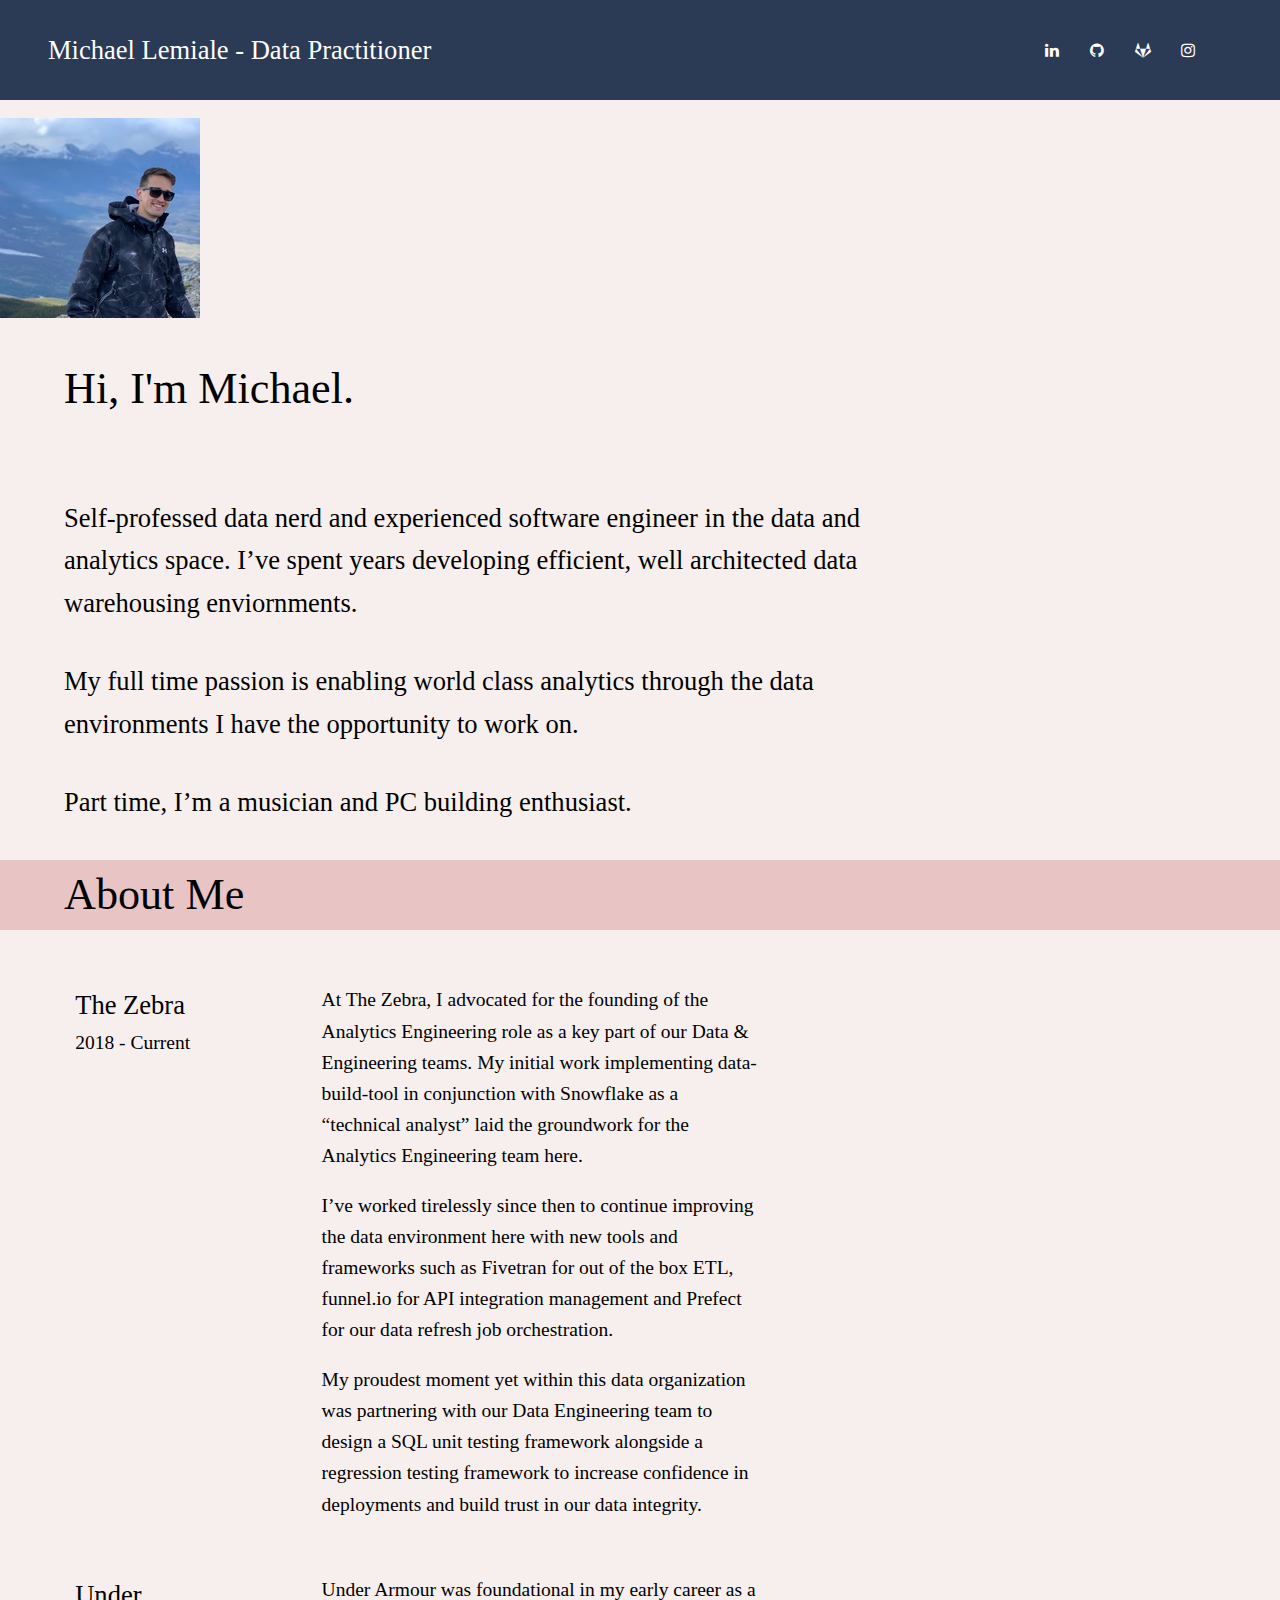
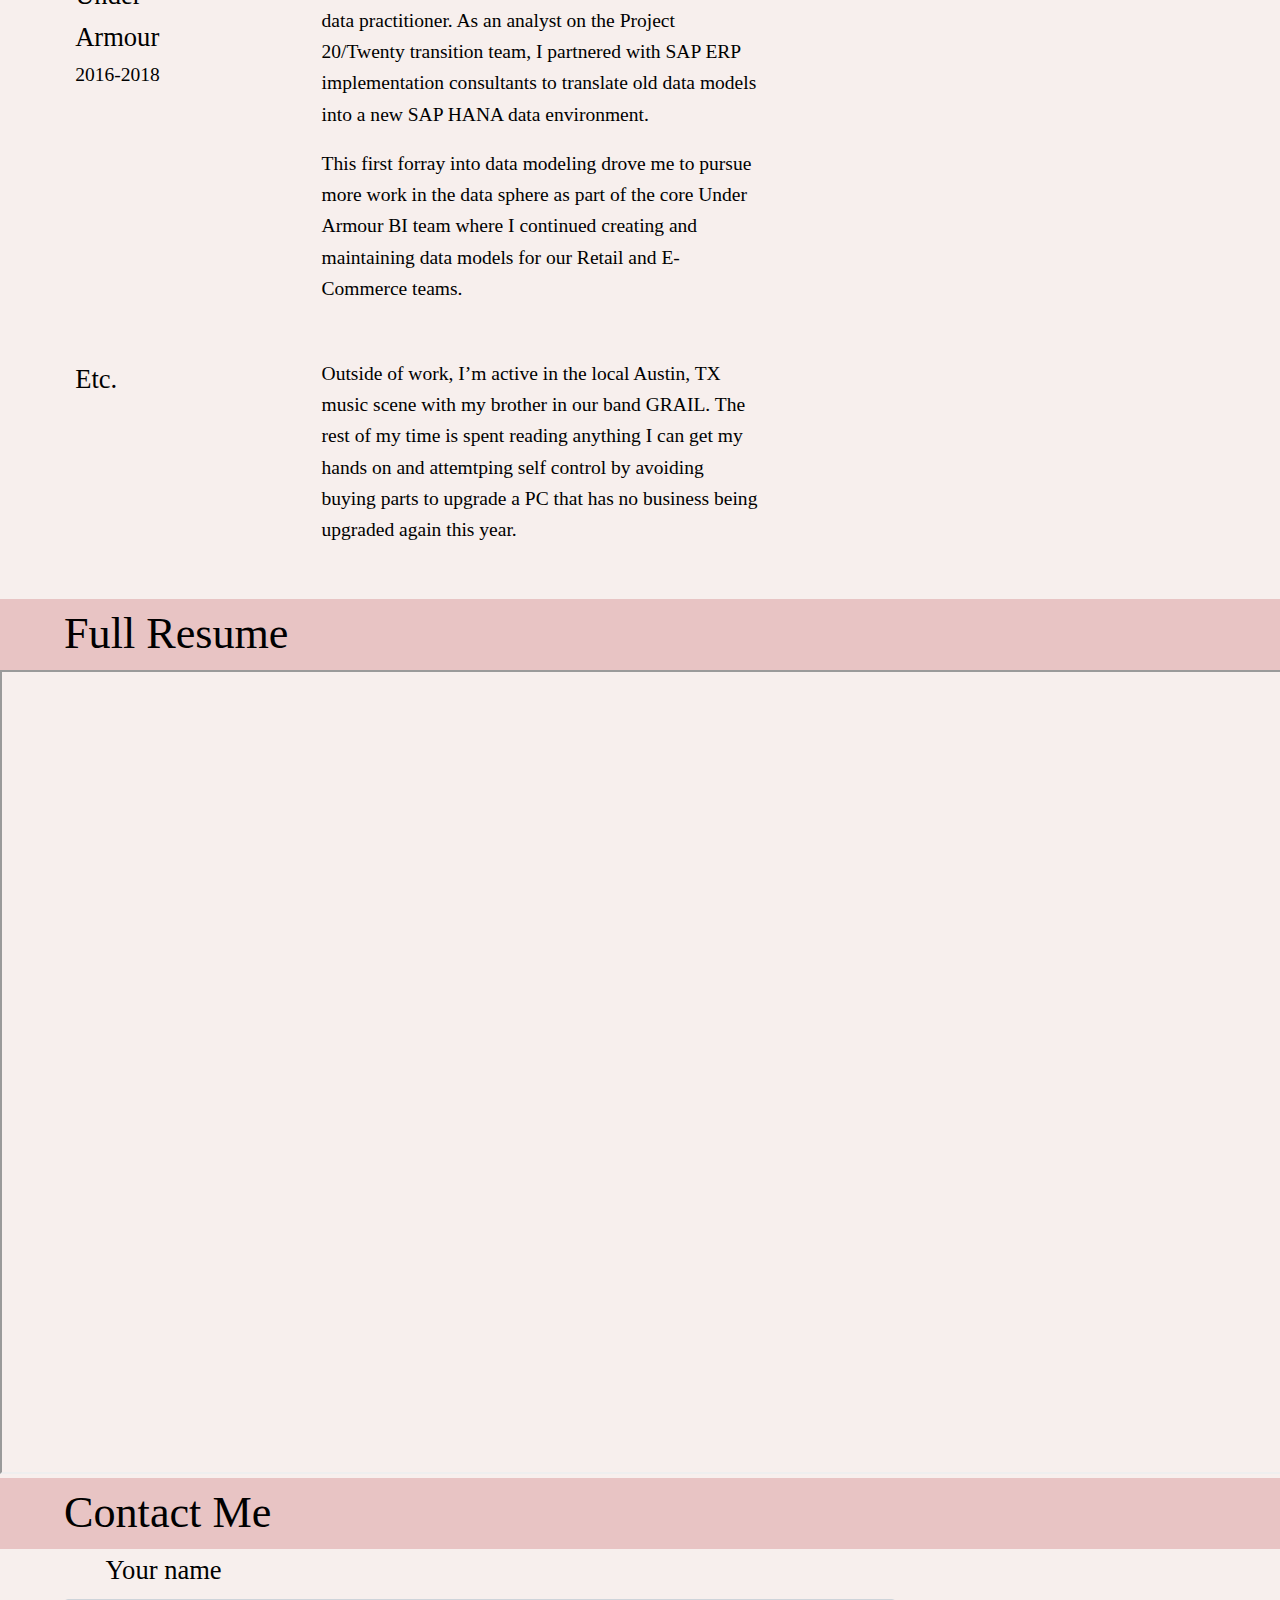
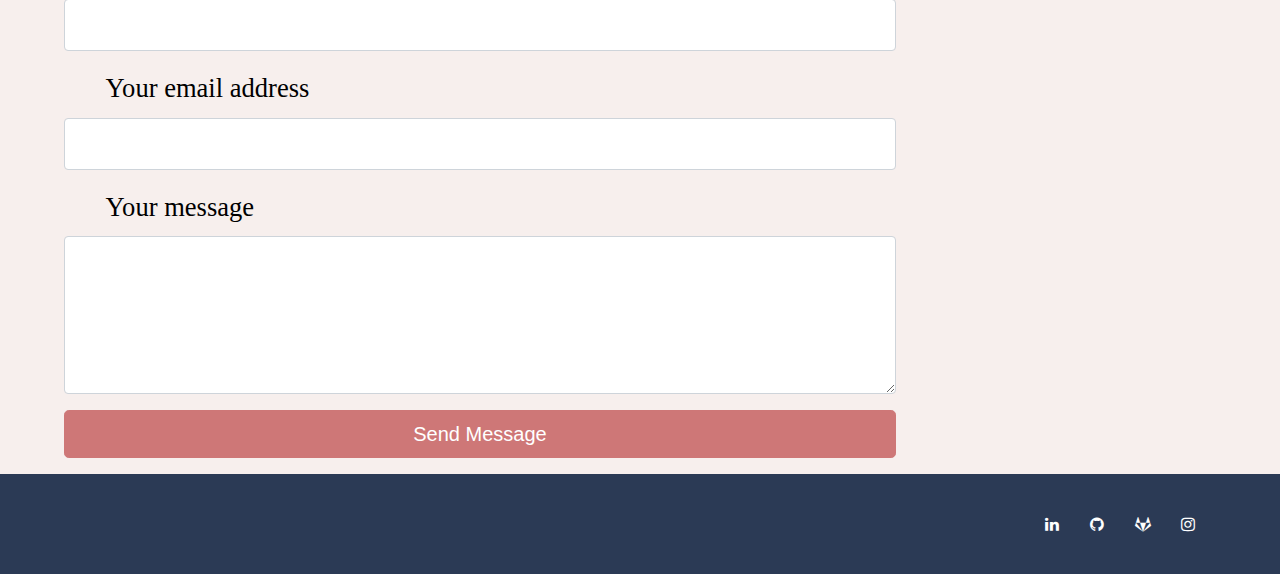
<file: index.html>
<!DOCTYPE html>
<html lang="en">
<head>
    <meta charset="UTF-8">
    <meta name="viewport" content="width=device-width, initial-scale=1.0">
    <meta name="description" content="My personal CV site">
    <link rel="stylesheet" type="text/css" href="./css/styles.css">
    <link rel="stylesheet" href="https://cdnjs.cloudflare.com/ajax/libs/font-awesome/4.7.0/css/font-awesome.min.css">
    <link rel="icon" href="./favicon.ico">
    <title>Michael Lemiale</title>
</head>
<body>
    <header>
        <div class="header-element-container">
            <div class="header-text">
                <h2>Michael Lemiale - Data Practitioner</h2>
            </div>
            <div class="social-icons">
                <a href="https://www.linkedin.com/in/michael-lemiale/" class="fa fa-linkedin"></a>
                <a href="https://github.com/michael-lemiale" class="fa fa-github"></a>
                <a href="https://gitlab.com/michael.lemiale" class="fa fa-gitlab"></a>
                <a href="https://www.instagram.com/lemeoooow/" class="fa fa-instagram"></a>
        </div>
    </header>
    <div class="beeg-div">
        <div class="top-container">
            <div>
                <img src="./images/me.jpeg" alt="me">
            </div>            
            <div>
                <h1>Hi, I'm Michael.</h1>
            </div>
            <div>
                <h2>Self-professed data nerd and experienced software engineer in the data and analytics space. I’ve spent years developing efficient, well architected data warehousing enviornments.</h2>
                <h2>My full time passion is enabling world class analytics through the data environments I have the opportunity to work on.</h2>
                <h2>Part time, I’m a musician and PC building enthusiast.</h2>
            </div>
        </div>
        <div class="middle-container">
            <div class="divider">
                <h1>About Me</h1>
            </div>
            <br><br><br>
            <div class="zebra-container">
                <div class="zebra-left">
                    <h2>The Zebra</h2>
                    <p>2018 - Current</p>
                </div>
                <div class="zebra-right">
                    <p>At The Zebra, I advocated for the founding of the Analytics Engineering role as a key part of our Data & Engineering teams. My initial work implementing data-build-tool in conjunction with Snowflake as a “technical analyst” laid the groundwork for the Analytics Engineering team here.</p>
                    <br>
                    <p>I’ve worked tirelessly since then to continue improving the data environment here with new tools and frameworks such as Fivetran for out of the box ETL, funnel.io for API integration management and Prefect for our data refresh job orchestration.</p>
                    <br>
                    <p>My proudest moment yet within this data organization was partnering with our Data Engineering team to design a SQL unit testing framework alongside a regression testing framework to increase confidence in deployments and build trust in our data integrity.</p>
                </div>
            </div>
            <br><br><br>
            <div class="ua-container">
                <div class="ua-left">
                    <h2>Under Armour</h2>
                    <p>2016-2018</p>
                </div>
                <div class="ua-right">
                    <p>Under Armour was foundational in my early career as a data practitioner. As an analyst on the Project 20/Twenty transition team, I partnered with SAP ERP implementation consultants to translate old data models into a new SAP HANA data environment.</p>
                    <br>
                    <p>This first forray into data modeling drove me to pursue more work in the data sphere as part of the core Under Armour BI team where I continued creating and maintaining data models for our Retail and E-Commerce teams.</p>
                </div>
            </div>
            <br><br><br>
            <div class="etc-container">
                <div class="etc-left">
                    <h2>Etc.</h2>
                </div>
                <div class="etc-right">
                    <p>Outside of work, I’m active in the local Austin, TX music scene with my brother in our band GRAIL. The rest of my time is spent reading anything I can get my hands on and attemtping self control by avoiding buying parts to upgrade a PC that has no business being upgraded again this year.</p>
                </div>            
            </div>
        </div>
    </div>
    <br><br><br>
    <div class="bottom-container">
        <div class="divider">
            <h1>Full Resume</h1>
        </div>
        <iframe src="./files/resume.pdf" width="100%" height=800px></iframe>
    </div>
    <div class="last-container">
        <div class="divider">
            <h1>Contact Me</h1>
        </div>
        <div id="fcf-form">
            <form id="fcf-form-id" class="fcf-form-class" action="https://formsubmit.co/recaps-ducat.04@icloud.com" method="POST">
                <div class="fcf-form-group">
                    <label for="Name" class="fcf-label">Your name</label>
                    <div class="fcf-input-group">
                        <input type="text" id="Name" name="Name" class="fcf-form-control" required>
                    </div>
                </div>
                <div class="fcf-form-group">
                    <label for="Email" class="fcf-label">Your email address</label>
                    <div class="fcf-input-group">
                        <input type="email" id="Email" name="Email" class="fcf-form-control" required>
                    </div>
                </div>
                <div class="fcf-form-group">
                    <label for="Message" class="fcf-label">Your message</label>
                    <div class="fcf-input-group">
                        <textarea id="Message" name="Message" class="fcf-form-control" rows="6" maxlength="3000" required></textarea>
                    </div>
                </div>
                <div class="fcf-form-group">
                    <button type="submit" id="fcf-button" class="fcf-btn fcf-btn-primary fcf-btn-lg fcf-btn-block">Send Message</button>
                </div>
                <input type="hidden" name="_next" value="https://michael-lemiale.dev/pages/thankyou.html">
            </form>
            </div>        
    </div>
    <footer>
        <div class="header-element-container">
            <div class="header-text">
            </div>
            <div class="social-icons">
                <a href="https://www.linkedin.com/in/michael-lemiale/" class="fa fa-linkedin"></a>
                <a href="https://github.com/michael-lemiale" class="fa fa-github"></a>
                <a href="https://gitlab.com/michael.lemiale" class="fa fa-gitlab"></a>
                <a href="https://www.instagram.com/lemeoooow/" class="fa fa-instagram"></a>
        </div>
    </footer>
</body>
</html>
</file>
<file: css/styles.css>
@font-face {
    font-family: eb_garamond;
    src: url('./fonts/EB_Garamond/EBGaramond-VariableFont_wght.ttf') format('ttf');
}

body {
    background-color: #F7EFED;
    margin: 0;
    overflow-wrap: break-word;
}

header {
    background-color: #2B3A55;
    color: white;
}

footer {
    background-color:#2B3A55;
}

h1 {
    font-size: calc((3 - 1) * 1.1vw + 1rem);
}

h2 {
    font-size: calc((1.75 - 1) * 1.1vw + 1rem);
}

p {
    font-size: calc((1.25 - 1) * 1.1vw + 1rem);    
}

h1, h2, h3, h4, p {
    font-family: eb_garamond;
    font-weight: 200;
    margin-top: 0;
    margin-bottom: 0;
    line-height: 1.6;
    padding-left: 5%;
    padding-right: 30%;
}

img {
    text-align: left;
    float: left;
}

.header-element-container {
    display: grid;
    grid-template-columns: 3fr 1fr;
}

.header-text {
    text-align: left;
    display: flex;
    align-items: center;
    height: 100px;
    width: 100%;    
}

.social-icons {
    text-align: right;
    margin-top: 0;
    margin-bottom: 0;
    line-height: 1.6;
    display: flex;
    justify-content: center;
    align-items: center;
    height: 100px;
    width: 100%;
}

.fa {
    font-size: calc((2.1 - 1) * 1.1vw + 1rem);
    width: calc((3.1 - 1) * 1.1vw + 1rem);
    text-align: center;
    text-decoration: none;
    color: white;    
  }
  
.fa:hover {
opacity: 0.7;
}

.top-container {
    white-space:pre-wrap;
    width: 100%;
    height: auto;
    margin: 0 auto 0 auto;
    outline:none;
    display: grid;
}

.zebra-container {
    display: grid;
    grid-template-columns: 1fr 3fr;
    padding-left: 5%;
    padding-right: 25%;
}

.ua-container {
    display: grid;
    grid-template-columns: 1fr 3fr;
    padding-left: 5%;
    padding-right: 25%;
}

.etc-container {
    display: grid;
    grid-template-columns: 1fr 3fr;
    padding-left: 5%;
    padding-right: 25%;
}

.divider {
    background-color: #E8C4C4;
    white-space:pre-wrap;
    width: 100%;
    height: auto;
    margin: 0 auto 0 auto;
    outline:none;
    text-align: left;
    display: grid;
}

.intro-me {
    margin: 0;
}

#fcf-form {
    display:block;
}

.fcf-body {
    margin: 0;
    font-family: eb_garamond;
    font-weight: 200;
    margin-top: 0;
    margin-bottom: 0;
    line-height: 1.6;
    padding-left: 5%;
    padding-right: 30%;
    text-align: left;
}

label {
    font-family: eb_garamond;
    font-weight: 200;
    margin-top: 0;
    margin-bottom: 0;
    line-height: 1.6;
    padding-left: 5%;
    padding-right: 30%;
    font-size: calc((1.75 - 1) * 1.1vw + 1rem);
}

.fcf-form-group {
    margin-bottom: 1rem;
    padding-left: 5%;
    padding-right: 30%; 
}

.fcf-input-group {
    position: relative;
    display: -ms-flexbox;
    display: flex;
    -ms-flex-wrap: wrap;
    flex-wrap: wrap;
    -ms-flex-align: stretch;
    align-items: stretch;
    width: 100%;
}

.fcf-form-control {
    display: block;
    width: 100%;
    height: calc(1.5em + 0.75rem + 2px);
    padding: 0.375rem 0.75rem;
    font-size: 1rem;
    font-weight: 400;
    line-height: 1.5;
    background-color: #fff;
    background-clip: padding-box;
    border: 1px solid #ced4da;
    outline: none;
    border-radius: 0.25rem;
    transition: border-color 0.15s ease-in-out, box-shadow 0.15s ease-in-out;
}

.fcf-form-control:focus {
    border: 1px solid #313131;
}

select.fcf-form-control[size], select.fcf-form-control[multiple] {
    height: auto;
}

textarea.fcf-form-control {
    height: auto;
}

label.fcf-label {
    display: inline-block;
    margin-bottom: 0.5rem;
}

.fcf-btn {
    display: inline-block;
    font-weight: 400;
    color: #212529;
    text-align: center;
    vertical-align: middle;
    cursor: pointer;
    user-select: none;
    background-color: transparent;
    border: 1px solid transparent;
    padding: 0.375rem 0.75rem;
    font-size: 1rem;
    line-height: 1.5;
    border-radius: 0.25rem;
    transition: color 0.15s ease-in-out, background-color 0.15s ease-in-out, border-color 0.15s ease-in-out, box-shadow 0.15s ease-in-out;
}

@media (prefers-reduced-motion: reduce) {
    .fcf-btn {
        transition: none;
    }
}

.fcf-btn:hover {
    color: #212529;
    text-decoration: none;
}

.fcf-btn:focus, .fcf-btn.focus {
    outline: 0;
    box-shadow: 0 0 0 0.2rem rgba(0, 123, 255, 0.25);
}

.fcf-btn-primary {
    color: #fff;
    background-color: #CE7777;
    border-color: #CE7777;
}

.fcf-btn-primary:hover {
    color: #fff;
    background-color: #E8C4C4;
    border-color: #E8C4C4;
}

.fcf-btn-primary:focus, .fcf-btn-primary.focus {
    color: #fff;
    background-color: #CE7777;
    border-color: #CE7777;
}

.fcf-btn-lg, .fcf-btn-group-lg>.fcf-btn {
    padding: 0.5rem 1rem;
    font-size: 1.25rem;
    line-height: 1.5;
    border-radius: 0.3rem;
}

.fcf-btn-block {
    display: block;
    width: 100%;
}

.fcf-btn-block+.fcf-btn-block {
    margin-top: 0.5rem;
}

input[type="submit"].fcf-btn-block, input[type="reset"].fcf-btn-block, input[type="button"].fcf-btn-block {
    width: 100%;
}
</file>
